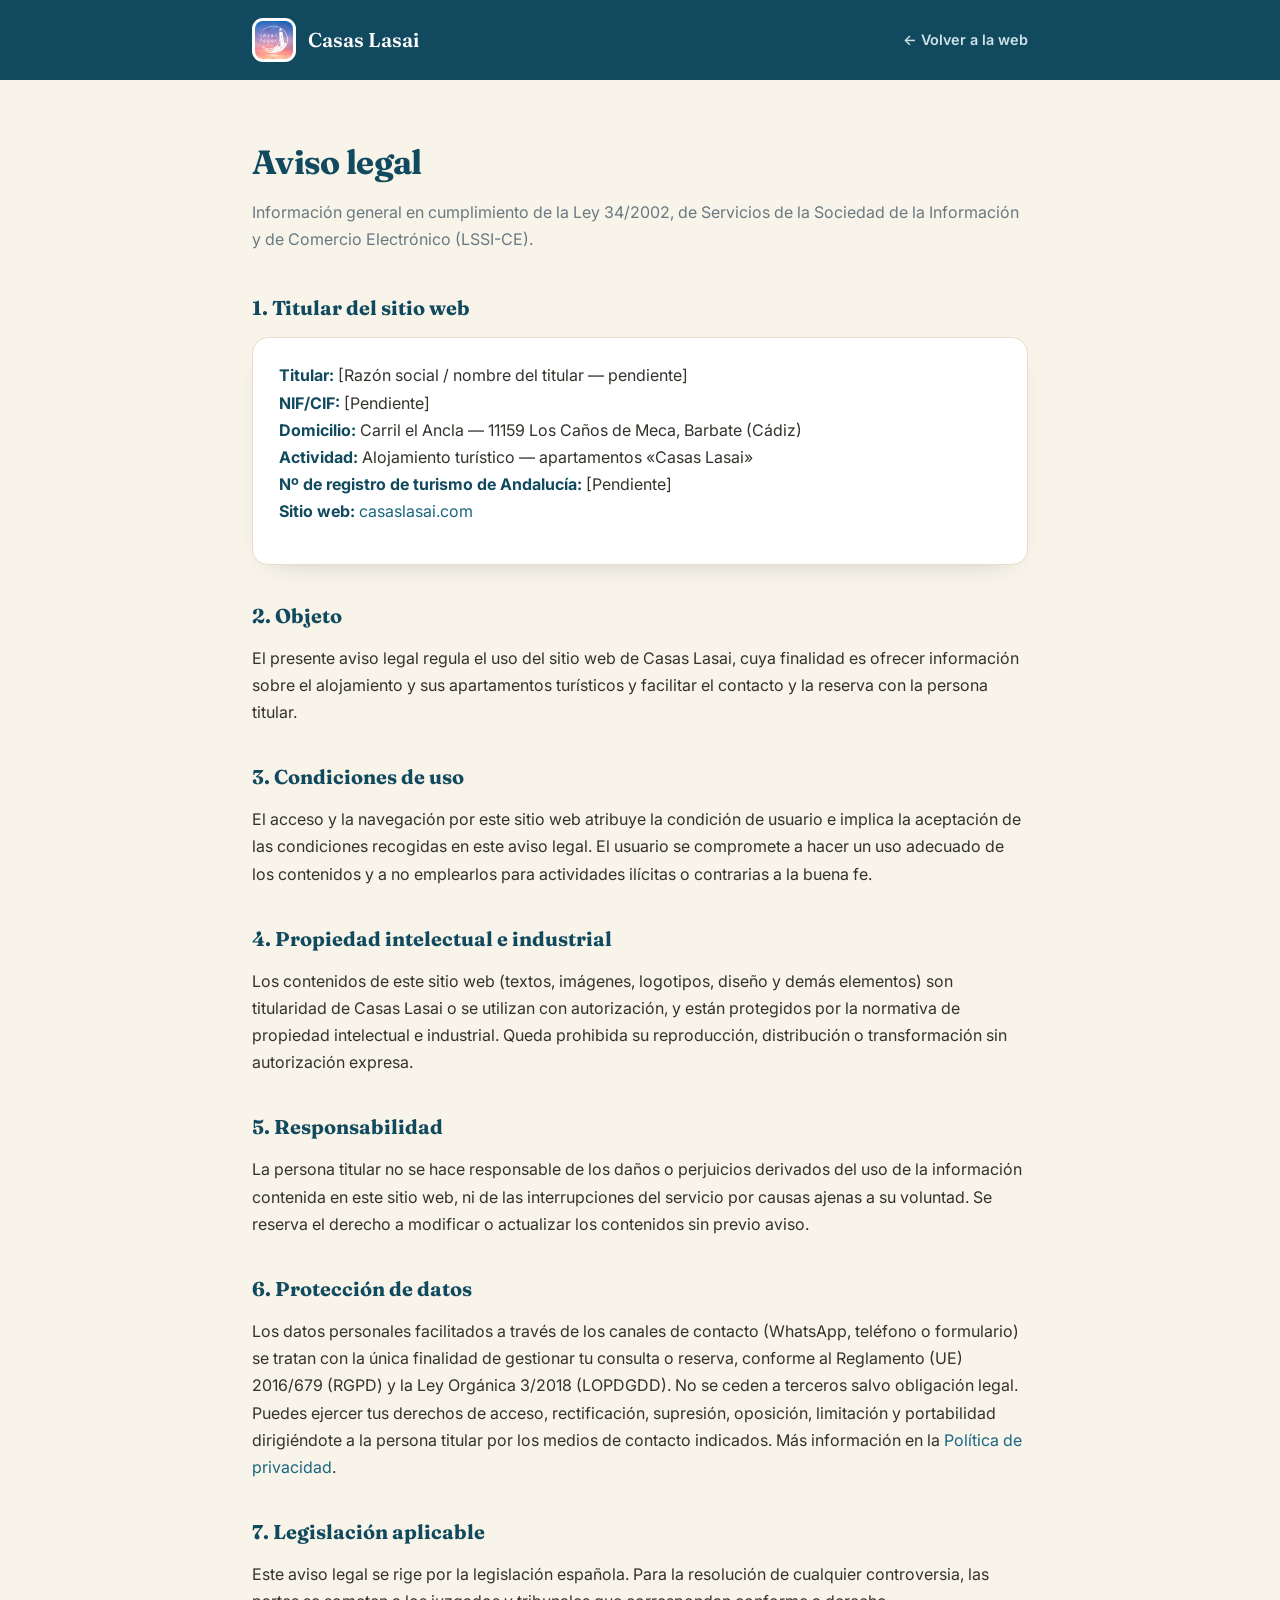
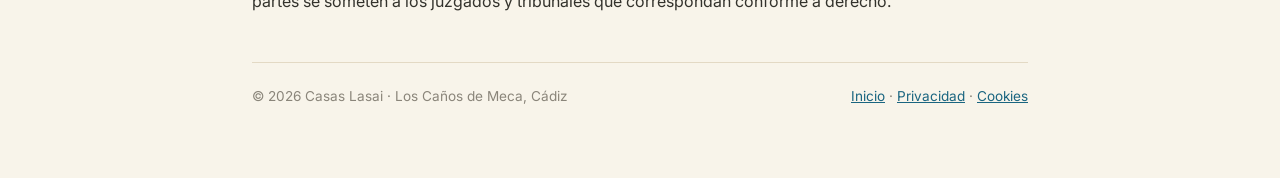
<file: aviso-legal.html>
<!DOCTYPE html>
<html lang="es">
<head>
<meta charset="UTF-8">
<meta name="viewport" content="width=device-width, initial-scale=1.0">
<title>Aviso legal · Casas Lasai · Apartamentos en Caños de Meca</title>
<meta name="robots" content="noindex, follow">
<meta name="description" content="Aviso legal de Casas Lasai, apartamentos en Los Caños de Meca, Cádiz.">
<link rel="canonical" href="https://casaslasai.com/aviso-legal.html">
<link rel="icon" href="img/logo.png">
<link rel="preconnect" href="https://fonts.googleapis.com">
<link rel="preconnect" href="https://fonts.gstatic.com" crossorigin>
<link href="https://fonts.googleapis.com/css2?family=Fraunces:opsz,wght@9..144,500;9..144,600&family=Inter:wght@400;500;600;700&display=swap" rel="stylesheet">
<style>
:root{--green:#114a5e;--green-2:#1a6580;--gold:#dd8a45;--gold-light:#eeac6b;--cream:#f8f4ea;--cream-2:#eee4d1;--ink:#17262d;--muted:#697981}
*{margin:0;padding:0;box-sizing:border-box}
body{font-family:'Inter',system-ui,sans-serif;color:var(--ink);background:var(--cream);line-height:1.7}
a{color:var(--green-2);text-decoration:none}
a:hover{text-decoration:underline}
.bar{background:var(--green);padding:18px 0}
.wrap{max-width:820px;margin:0 auto;padding:0 22px}
.bar .wrap{display:flex;align-items:center;gap:12px}
.bar img{height:44px;width:44px;border-radius:11px;object-fit:contain;background:#fff;padding:3px}
.bar .name{font-family:'Fraunces',serif;font-weight:600;font-size:1.25rem;color:#fff}
.bar .back{margin-left:auto;color:#cfe2e8;font-size:.9rem;font-weight:600}
main{padding:54px 0 70px}
h1{font-family:'Fraunces',serif;font-size:2.1rem;letter-spacing:-.02em;margin-bottom:8px;color:var(--green)}
.lead{color:var(--muted);margin-bottom:38px}
h2{font-family:'Fraunces',serif;font-size:1.25rem;margin:34px 0 12px;color:var(--green)}
p{margin-bottom:14px;color:#33322c}
ul{margin:0 0 16px 20px;color:#33322c}
li{margin-bottom:6px}
.datos{background:#fff;border:1px solid #e7ddc9;border-radius:16px;padding:24px 26px;margin:6px 0 10px;box-shadow:0 10px 30px -22px rgba(17,40,50,.4)}
.datos b{color:var(--green)}
.foot{border-top:1px solid #e3d9c4;margin-top:46px;padding-top:22px;font-size:.85rem;color:#8a857a;display:flex;justify-content:space-between;flex-wrap:wrap;gap:8px}
.foot a{color:var(--green-2);text-decoration:underline}
</style>
</head>
<body>
<div class="bar"><div class="wrap">
  <img src="img/logo.png" alt="Casas Lasai">
  <span class="name">Casas Lasai</span>
  <a class="back" href="index.html">← Volver a la web</a>
</div></div>

<main><div class="wrap">
  <h1>Aviso legal</h1>
  <p class="lead">Información general en cumplimiento de la Ley 34/2002, de Servicios de la Sociedad de la Información y de Comercio Electrónico (LSSI-CE).</p>

  <h2>1. Titular del sitio web</h2>
  <div class="datos">
    <p><b>Titular:</b> [Razón social / nombre del titular — pendiente]<br>
    <b>NIF/CIF:</b> [Pendiente]<br>
    <b>Domicilio:</b> Carril el Ancla — 11159 Los Caños de Meca, Barbate (Cádiz)<br>
    <b>Actividad:</b> Alojamiento turístico — apartamentos «Casas Lasai»<br>
    <b>Nº de registro de turismo de Andalucía:</b> [Pendiente]<br>
    <b>Sitio web:</b> <a href="https://casaslasai.com">casaslasai.com</a></p>
  </div>

  <h2>2. Objeto</h2>
  <p>El presente aviso legal regula el uso del sitio web de Casas Lasai, cuya finalidad es ofrecer información sobre el alojamiento y sus apartamentos turísticos y facilitar el contacto y la reserva con la persona titular.</p>

  <h2>3. Condiciones de uso</h2>
  <p>El acceso y la navegación por este sitio web atribuye la condición de usuario e implica la aceptación de las condiciones recogidas en este aviso legal. El usuario se compromete a hacer un uso adecuado de los contenidos y a no emplearlos para actividades ilícitas o contrarias a la buena fe.</p>

  <h2>4. Propiedad intelectual e industrial</h2>
  <p>Los contenidos de este sitio web (textos, imágenes, logotipos, diseño y demás elementos) son titularidad de Casas Lasai o se utilizan con autorización, y están protegidos por la normativa de propiedad intelectual e industrial. Queda prohibida su reproducción, distribución o transformación sin autorización expresa.</p>

  <h2>5. Responsabilidad</h2>
  <p>La persona titular no se hace responsable de los daños o perjuicios derivados del uso de la información contenida en este sitio web, ni de las interrupciones del servicio por causas ajenas a su voluntad. Se reserva el derecho a modificar o actualizar los contenidos sin previo aviso.</p>

  <h2>6. Protección de datos</h2>
  <p>Los datos personales facilitados a través de los canales de contacto (WhatsApp, teléfono o formulario) se tratan con la única finalidad de gestionar tu consulta o reserva, conforme al Reglamento (UE) 2016/679 (RGPD) y la Ley Orgánica 3/2018 (LOPDGDD). No se ceden a terceros salvo obligación legal. Puedes ejercer tus derechos de acceso, rectificación, supresión, oposición, limitación y portabilidad dirigiéndote a la persona titular por los medios de contacto indicados. Más información en la <a href="politica-privacidad.html">Política de privacidad</a>.</p>

  <h2>7. Legislación aplicable</h2>
  <p>Este aviso legal se rige por la legislación española. Para la resolución de cualquier controversia, las partes se someten a los juzgados y tribunales que correspondan conforme a derecho.</p>

  <div class="foot">
    <span>© 2026 Casas Lasai · Los Caños de Meca, Cádiz</span>
    <span><a href="index.html">Inicio</a> · <a href="politica-privacidad.html">Privacidad</a> · <a href="politica-cookies.html">Cookies</a></span>
  </div>
</div></main>
</body>
</html>
</file>
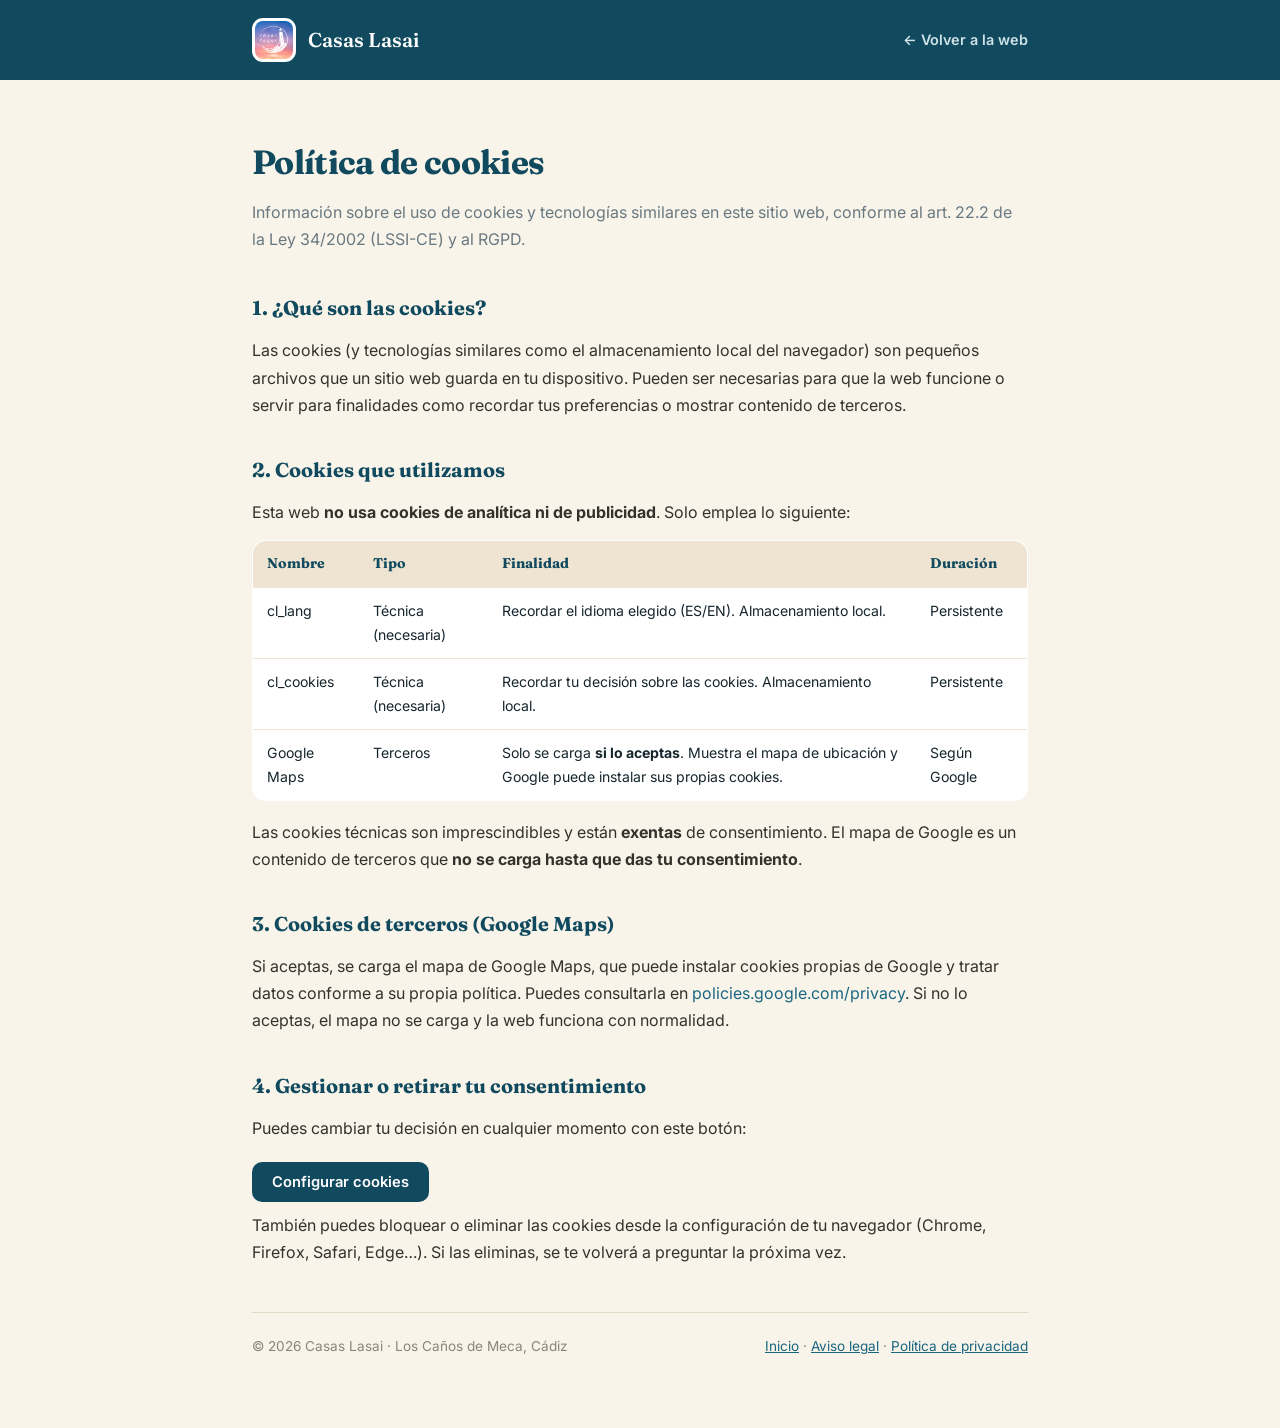
<file: politica-cookies.html>
<!DOCTYPE html>
<html lang="es">
<head>
<meta charset="UTF-8">
<meta name="viewport" content="width=device-width, initial-scale=1.0">
<title>Política de cookies · Casas Lasai</title>
<meta name="robots" content="noindex, follow">
<meta name="description" content="Política de cookies de Casas Lasai.">
<link rel="canonical" href="https://casaslasai.com/politica-cookies.html">
<link rel="icon" href="img/logo.png">
<link rel="preconnect" href="https://fonts.googleapis.com">
<link rel="preconnect" href="https://fonts.gstatic.com" crossorigin>
<link href="https://fonts.googleapis.com/css2?family=Fraunces:opsz,wght@9..144,500;9..144,600&family=Inter:wght@400;500;600;700&display=swap" rel="stylesheet">
<style>
:root{--green:#114a5e;--green-2:#1a6580;--gold:#dd8a45;--gold-light:#eeac6b;--cream:#f8f4ea;--cream-2:#eee4d1;--ink:#17262d;--muted:#697981}
*{margin:0;padding:0;box-sizing:border-box}
body{font-family:'Inter',system-ui,sans-serif;color:var(--ink);background:var(--cream);line-height:1.7}
a{color:var(--green-2);text-decoration:none}
a:hover{text-decoration:underline}
.bar{background:var(--green);padding:18px 0}
.wrap{max-width:820px;margin:0 auto;padding:0 22px}
.bar .wrap{display:flex;align-items:center;gap:12px}
.bar img{height:44px;width:44px;border-radius:11px;object-fit:contain;background:#fff;padding:3px}
.bar .name{font-family:'Fraunces',serif;font-weight:600;font-size:1.25rem;color:#fff}
.bar .back{margin-left:auto;color:#cfe2e8;font-size:.9rem;font-weight:600}
main{padding:54px 0 70px}
h1{font-family:'Fraunces',serif;font-size:2.1rem;letter-spacing:-.02em;margin-bottom:8px;color:var(--green)}
.lead{color:var(--muted);margin-bottom:38px}
h2{font-family:'Fraunces',serif;font-size:1.25rem;margin:34px 0 12px;color:var(--green)}
p{margin-bottom:14px;color:#33322c}
ul{margin:0 0 16px 20px;color:#33322c}
li{margin-bottom:6px}
.btn-cfg{display:inline-block;background:var(--green);color:#fff;border:0;border-radius:10px;padding:11px 20px;font-weight:600;cursor:pointer;font-family:inherit;font-size:.92rem;margin:6px 0 10px}
.tbl-wrap{overflow-x:auto;margin:10px 0 18px}
table{border-collapse:collapse;width:100%;background:#fff;border:1px solid #e7ddc9;border-radius:14px;overflow:hidden;font-size:.88rem}
th,td{text-align:left;padding:11px 14px;border-bottom:1px solid #eee4d1;vertical-align:top}
th{background:var(--cream-2);color:var(--green);font-family:'Fraunces',serif}
tr:last-child td{border-bottom:0}
.foot{border-top:1px solid #e3d9c4;margin-top:46px;padding-top:22px;font-size:.85rem;color:#8a857a;display:flex;justify-content:space-between;flex-wrap:wrap;gap:8px}
.foot a{color:var(--green-2);text-decoration:underline}
</style>
</head>
<body>
<div class="bar"><div class="wrap">
  <img src="img/logo.png" alt="Casas Lasai">
  <span class="name">Casas Lasai</span>
  <a class="back" href="index.html">← Volver a la web</a>
</div></div>

<main><div class="wrap">
  <h1>Política de cookies</h1>
  <p class="lead">Información sobre el uso de cookies y tecnologías similares en este sitio web, conforme al art. 22.2 de la Ley 34/2002 (LSSI-CE) y al RGPD.</p>

  <h2>1. ¿Qué son las cookies?</h2>
  <p>Las cookies (y tecnologías similares como el almacenamiento local del navegador) son pequeños archivos que un sitio web guarda en tu dispositivo. Pueden ser necesarias para que la web funcione o servir para finalidades como recordar tus preferencias o mostrar contenido de terceros.</p>

  <h2>2. Cookies que utilizamos</h2>
  <p>Esta web <b>no usa cookies de analítica ni de publicidad</b>. Solo emplea lo siguiente:</p>
  <div class="tbl-wrap">
  <table>
    <tr><th>Nombre</th><th>Tipo</th><th>Finalidad</th><th>Duración</th></tr>
    <tr><td>cl_lang</td><td>Técnica (necesaria)</td><td>Recordar el idioma elegido (ES/EN). Almacenamiento local.</td><td>Persistente</td></tr>
    <tr><td>cl_cookies</td><td>Técnica (necesaria)</td><td>Recordar tu decisión sobre las cookies. Almacenamiento local.</td><td>Persistente</td></tr>
    <tr><td>Google Maps</td><td>Terceros</td><td>Solo se carga <b>si lo aceptas</b>. Muestra el mapa de ubicación y Google puede instalar sus propias cookies.</td><td>Según Google</td></tr>
  </table>
  </div>
  <p>Las cookies técnicas son imprescindibles y están <b>exentas</b> de consentimiento. El mapa de Google es un contenido de terceros que <b>no se carga hasta que das tu consentimiento</b>.</p>

  <h2>3. Cookies de terceros (Google Maps)</h2>
  <p>Si aceptas, se carga el mapa de Google Maps, que puede instalar cookies propias de Google y tratar datos conforme a su propia política. Puedes consultarla en <a href="https://policies.google.com/privacy" target="_blank" rel="noopener">policies.google.com/privacy</a>. Si no lo aceptas, el mapa no se carga y la web funciona con normalidad.</p>

  <h2>4. Gestionar o retirar tu consentimiento</h2>
  <p>Puedes cambiar tu decisión en cualquier momento con este botón:</p>
  <button type="button" class="btn-cfg" data-cookies-config>Configurar cookies</button>
  <p>También puedes bloquear o eliminar las cookies desde la configuración de tu navegador (Chrome, Firefox, Safari, Edge…). Si las eliminas, se te volverá a preguntar la próxima vez.</p>

  <div class="foot">
    <span>© 2026 Casas Lasai · Los Caños de Meca, Cádiz</span>
    <span><a href="index.html">Inicio</a> · <a href="aviso-legal.html">Aviso legal</a> · <a href="politica-privacidad.html">Política de privacidad</a></span>
  </div>
</div></main>
<script>
/* Permite reabrir el banner de cookies desde esta página */
(function(){
  document.querySelectorAll('[data-cookies-config]').forEach(function(el){
    el.addEventListener('click',function(e){
      e.preventDefault();
      try{localStorage.removeItem('cl_cookies');}catch(_){}
      location.href='index.html';
    });
  });
})();
</script>
</body>
</html>
</file>
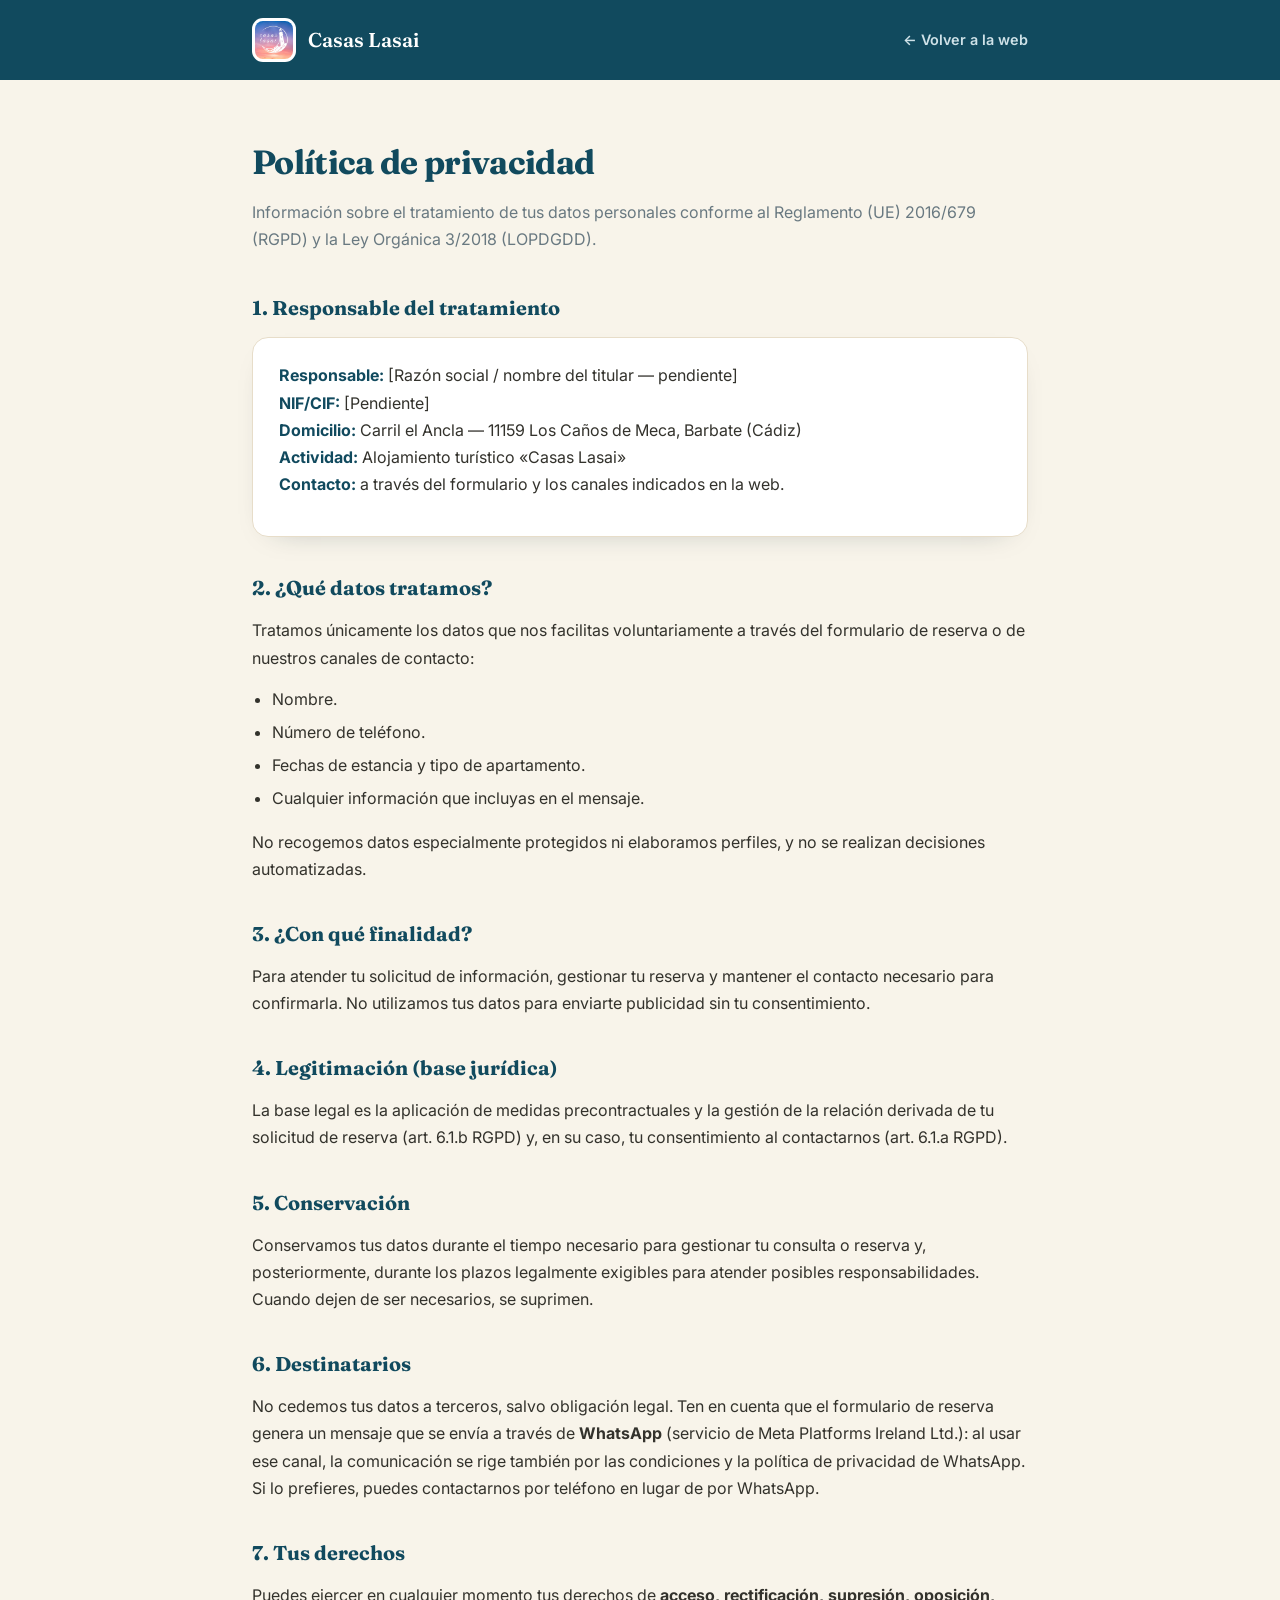
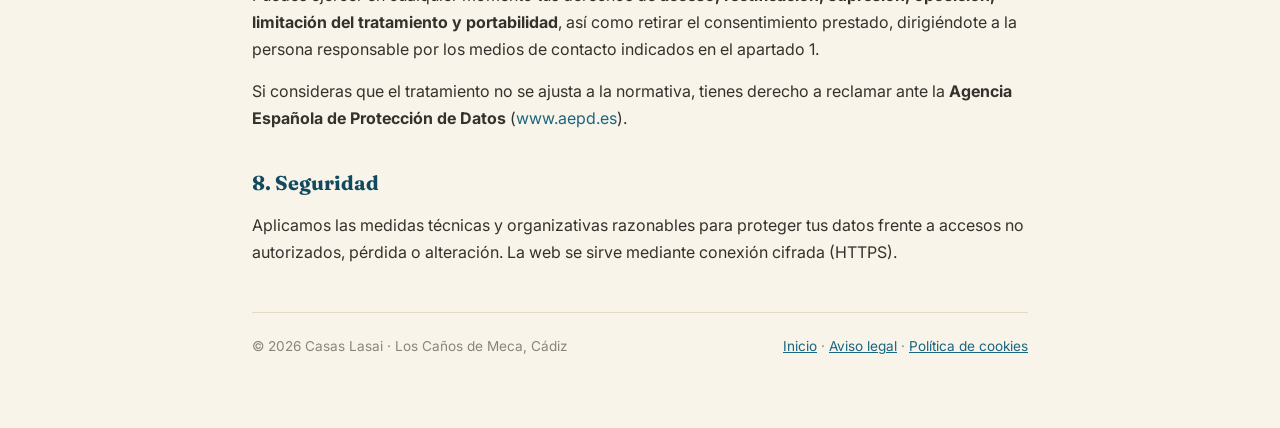
<file: politica-privacidad.html>
<!DOCTYPE html>
<html lang="es">
<head>
<meta charset="UTF-8">
<meta name="viewport" content="width=device-width, initial-scale=1.0">
<title>Política de privacidad · Casas Lasai</title>
<meta name="robots" content="noindex, follow">
<meta name="description" content="Política de privacidad de Casas Lasai (RGPD / LOPDGDD).">
<link rel="canonical" href="https://casaslasai.com/politica-privacidad.html">
<link rel="icon" href="img/logo.png">
<link rel="preconnect" href="https://fonts.googleapis.com">
<link rel="preconnect" href="https://fonts.gstatic.com" crossorigin>
<link href="https://fonts.googleapis.com/css2?family=Fraunces:opsz,wght@9..144,500;9..144,600&family=Inter:wght@400;500;600;700&display=swap" rel="stylesheet">
<style>
:root{--green:#114a5e;--green-2:#1a6580;--gold:#dd8a45;--gold-light:#eeac6b;--cream:#f8f4ea;--cream-2:#eee4d1;--ink:#17262d;--muted:#697981}
*{margin:0;padding:0;box-sizing:border-box}
body{font-family:'Inter',system-ui,sans-serif;color:var(--ink);background:var(--cream);line-height:1.7}
a{color:var(--green-2);text-decoration:none}
a:hover{text-decoration:underline}
.bar{background:var(--green);padding:18px 0}
.wrap{max-width:820px;margin:0 auto;padding:0 22px}
.bar .wrap{display:flex;align-items:center;gap:12px}
.bar img{height:44px;width:44px;border-radius:11px;object-fit:contain;background:#fff;padding:3px}
.bar .name{font-family:'Fraunces',serif;font-weight:600;font-size:1.25rem;color:#fff}
.bar .back{margin-left:auto;color:#cfe2e8;font-size:.9rem;font-weight:600}
main{padding:54px 0 70px}
h1{font-family:'Fraunces',serif;font-size:2.1rem;letter-spacing:-.02em;margin-bottom:8px;color:var(--green)}
.lead{color:var(--muted);margin-bottom:38px}
h2{font-family:'Fraunces',serif;font-size:1.25rem;margin:34px 0 12px;color:var(--green)}
p{margin-bottom:14px;color:#33322c}
ul{margin:0 0 16px 20px;color:#33322c}
li{margin-bottom:6px}
.datos{background:#fff;border:1px solid #e7ddc9;border-radius:16px;padding:24px 26px;margin:6px 0 10px;box-shadow:0 10px 30px -22px rgba(17,40,50,.4)}
.datos b{color:var(--green)}
.foot{border-top:1px solid #e3d9c4;margin-top:46px;padding-top:22px;font-size:.85rem;color:#8a857a;display:flex;justify-content:space-between;flex-wrap:wrap;gap:8px}
.foot a{color:var(--green-2);text-decoration:underline}
</style>
</head>
<body>
<div class="bar"><div class="wrap">
  <img src="img/logo.png" alt="Casas Lasai">
  <span class="name">Casas Lasai</span>
  <a class="back" href="index.html">← Volver a la web</a>
</div></div>

<main><div class="wrap">
  <h1>Política de privacidad</h1>
  <p class="lead">Información sobre el tratamiento de tus datos personales conforme al Reglamento (UE) 2016/679 (RGPD) y la Ley Orgánica 3/2018 (LOPDGDD).</p>

  <h2>1. Responsable del tratamiento</h2>
  <div class="datos">
    <p><b>Responsable:</b> [Razón social / nombre del titular — pendiente]<br>
    <b>NIF/CIF:</b> [Pendiente]<br>
    <b>Domicilio:</b> Carril el Ancla — 11159 Los Caños de Meca, Barbate (Cádiz)<br>
    <b>Actividad:</b> Alojamiento turístico «Casas Lasai»<br>
    <b>Contacto:</b> a través del formulario y los canales indicados en la web.</p>
  </div>

  <h2>2. ¿Qué datos tratamos?</h2>
  <p>Tratamos únicamente los datos que nos facilitas voluntariamente a través del formulario de reserva o de nuestros canales de contacto:</p>
  <ul>
    <li>Nombre.</li>
    <li>Número de teléfono.</li>
    <li>Fechas de estancia y tipo de apartamento.</li>
    <li>Cualquier información que incluyas en el mensaje.</li>
  </ul>
  <p>No recogemos datos especialmente protegidos ni elaboramos perfiles, y no se realizan decisiones automatizadas.</p>

  <h2>3. ¿Con qué finalidad?</h2>
  <p>Para atender tu solicitud de información, gestionar tu reserva y mantener el contacto necesario para confirmarla. No utilizamos tus datos para enviarte publicidad sin tu consentimiento.</p>

  <h2>4. Legitimación (base jurídica)</h2>
  <p>La base legal es la aplicación de medidas precontractuales y la gestión de la relación derivada de tu solicitud de reserva (art. 6.1.b RGPD) y, en su caso, tu consentimiento al contactarnos (art. 6.1.a RGPD).</p>

  <h2>5. Conservación</h2>
  <p>Conservamos tus datos durante el tiempo necesario para gestionar tu consulta o reserva y, posteriormente, durante los plazos legalmente exigibles para atender posibles responsabilidades. Cuando dejen de ser necesarios, se suprimen.</p>

  <h2>6. Destinatarios</h2>
  <p>No cedemos tus datos a terceros, salvo obligación legal. Ten en cuenta que el formulario de reserva genera un mensaje que se envía a través de <b>WhatsApp</b> (servicio de Meta Platforms Ireland Ltd.): al usar ese canal, la comunicación se rige también por las condiciones y la política de privacidad de WhatsApp. Si lo prefieres, puedes contactarnos por teléfono en lugar de por WhatsApp.</p>

  <h2>7. Tus derechos</h2>
  <p>Puedes ejercer en cualquier momento tus derechos de <b>acceso, rectificación, supresión, oposición, limitación del tratamiento y portabilidad</b>, así como retirar el consentimiento prestado, dirigiéndote a la persona responsable por los medios de contacto indicados en el apartado 1.</p>
  <p>Si consideras que el tratamiento no se ajusta a la normativa, tienes derecho a reclamar ante la <b>Agencia Española de Protección de Datos</b> (<a href="https://www.aepd.es" target="_blank" rel="noopener">www.aepd.es</a>).</p>

  <h2>8. Seguridad</h2>
  <p>Aplicamos las medidas técnicas y organizativas razonables para proteger tus datos frente a accesos no autorizados, pérdida o alteración. La web se sirve mediante conexión cifrada (HTTPS).</p>

  <div class="foot">
    <span>© 2026 Casas Lasai · Los Caños de Meca, Cádiz</span>
    <span><a href="index.html">Inicio</a> · <a href="aviso-legal.html">Aviso legal</a> · <a href="politica-cookies.html">Política de cookies</a></span>
  </div>
</div></main>
</body>
</html>
</file>
